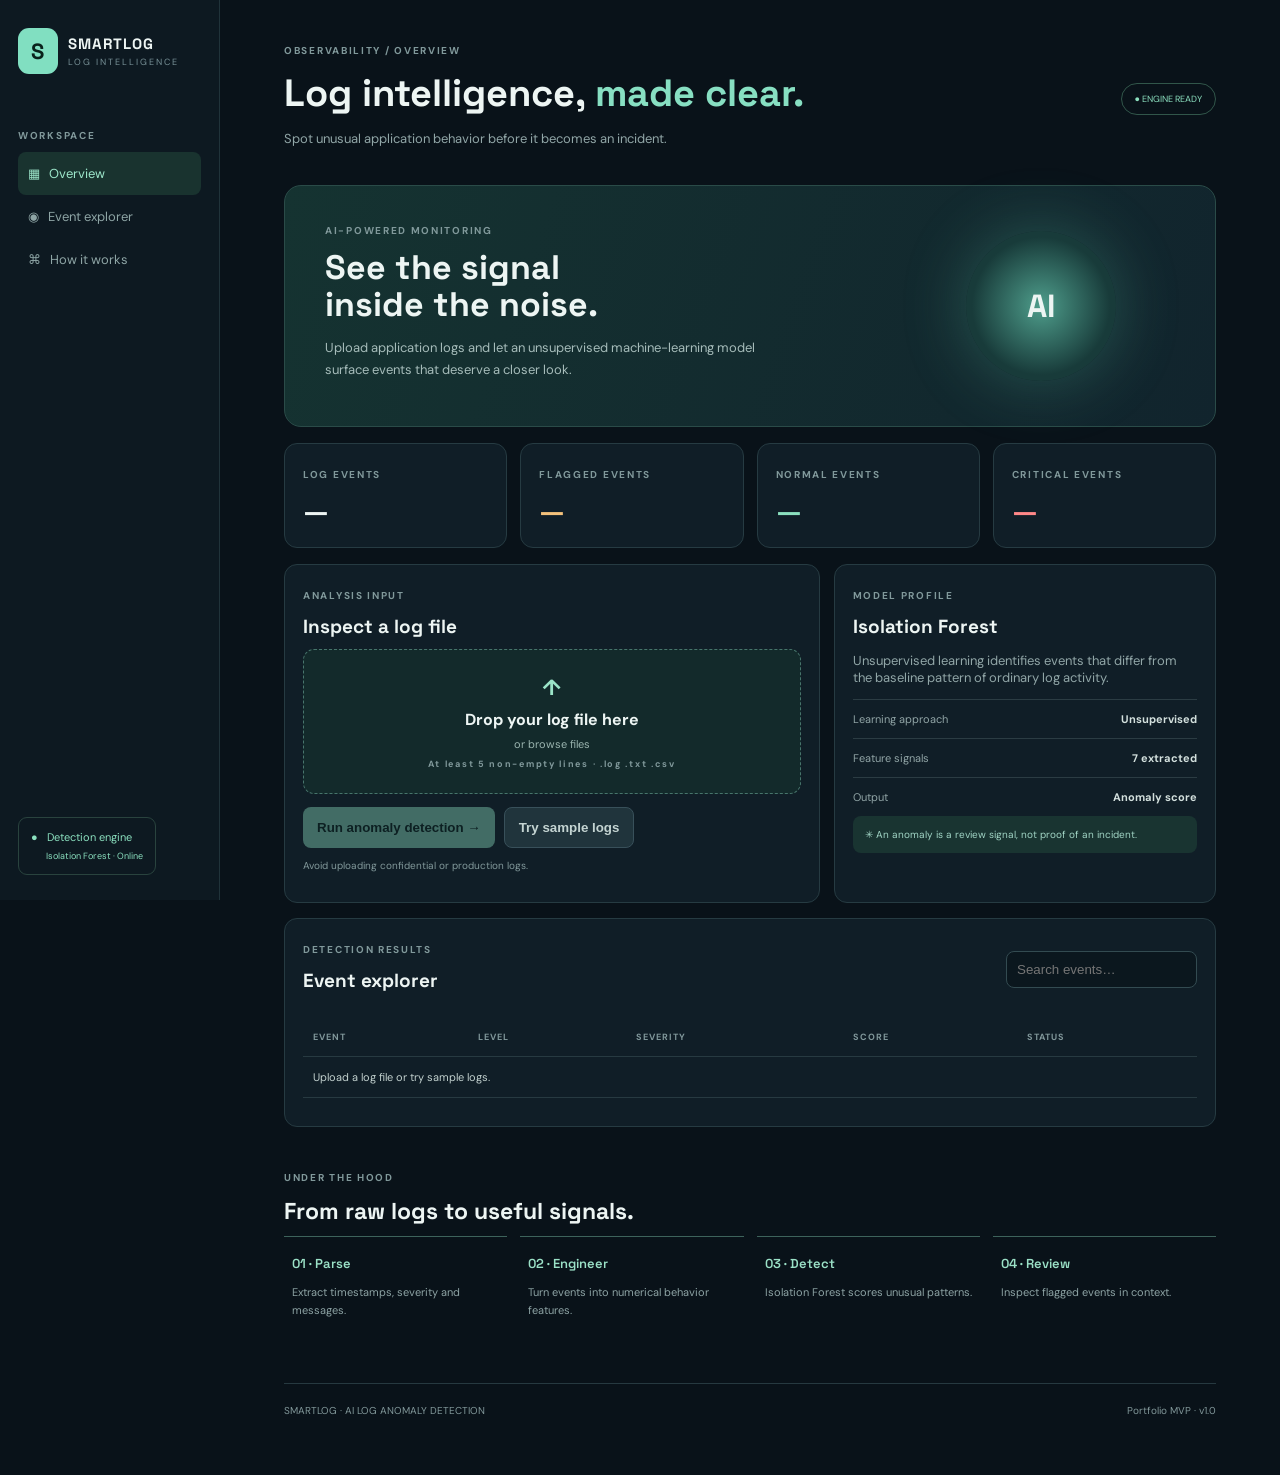
<file: static/index.html>
<!doctype html><html><head><meta charset="utf-8"><meta name="viewport" content="width=device-width,initial-scale=1"><title>SMARTLOG | Log Intelligence</title><link href="https://fonts.googleapis.com/css2?family=DM+Sans:wght@400;500;700&family=Space+Grotesk:wght@500;600;700&display=swap" rel="stylesheet"><link rel="stylesheet" href="/static/styles.css"></head><body><aside><div class="brand"><b>S</b><span>SMARTLOG<small>LOG INTELLIGENCE</small></span></div><p>WORKSPACE</p><a class="active">▦ &nbsp; Overview</a><a href="#events">◉ &nbsp; Event explorer</a><a href="#flow">⌘ &nbsp; How it works</a><div class="status">● &nbsp; Detection engine <small>Isolation Forest · Online</small></div></aside><main><header><div><small>OBSERVABILITY / OVERVIEW</small><h1>Log intelligence, <em>made clear.</em></h1><p>Spot unusual application behavior before it becomes an incident.</p></div><label class="live">● ENGINE READY</label></header><section class="hero"><div><small>AI-POWERED MONITORING</small><h2>See the signal<br>inside the noise.</h2><p>Upload application logs and let an unsupervised machine-learning model surface events that deserve a closer look.</p></div><div class="orb">AI</div></section><section class="metrics"><div><small>LOG EVENTS</small><b id="total">—</b></div><div><small>FLAGGED EVENTS</small><b class="amber" id="anomalies">—</b></div><div><small>NORMAL EVENTS</small><b class="green" id="normal">—</b></div><div><small>CRITICAL EVENTS</small><b class="red" id="critical">—</b></div></section><section class="cards"><article><small>ANALYSIS INPUT</small><h3>Inspect a log file</h3><label class="drop" id="drop"><input type="file" id="file" accept=".log,.txt,.csv"><strong>↑</strong><b>Drop your log file here</b><span>or browse files</span><small>At least 5 non-empty lines · .log .txt .csv</small></label><div class="buttons"><button id="run" disabled>Run anomaly detection →</button><button class="secondary" id="sample">Try sample logs</button></div><p id="msg" class="hint">Avoid uploading confidential or production logs.</p></article><article><small>MODEL PROFILE</small><h3>Isolation Forest</h3><p class="muted">Unsupervised learning identifies events that differ from the baseline pattern of ordinary log activity.</p><div class="row">Learning approach <b>Unsupervised</b></div><div class="row">Feature signals <b>7 extracted</b></div><div class="row">Output <b>Anomaly score</b></div><div class="note">✳ An anomaly is a review signal, not proof of an incident.</div></article></section><section class="events" id="events"><div class="eventhead"><div><small>DETECTION RESULTS</small><h3>Event explorer</h3></div><input id="search" placeholder="Search events…"></div><div class="scroll"><table><thead><tr><th>EVENT</th><th>LEVEL</th><th>SEVERITY</th><th>SCORE</th><th>STATUS</th></tr></thead><tbody id="body"><tr><td colspan="5">Upload a log file or try sample logs.</td></tr></tbody></table></div><p id="note" class="hint"></p></section><section id="flow" class="flow"><small>UNDER THE HOOD</small><h3>From raw logs to useful signals.</h3><div class="steps"><div><b>01 · Parse</b><p>Extract timestamps, severity and messages.</p></div><div><b>02 · Engineer</b><p>Turn events into numerical behavior features.</p></div><div><b>03 · Detect</b><p>Isolation Forest scores unusual patterns.</p></div><div><b>04 · Review</b><p>Inspect flagged events in context.</p></div></div></section><footer>SMARTLOG · AI LOG ANOMALY DETECTION <span>Portfolio MVP · v1.0</span></footer></main><script src="/static/app.js"></script></body></html>
</file>
<file: static/styles.css>
*{box-sizing:border-box}body{margin:0;background:#091219;color:#edf5f3;font-family:'DM Sans',sans-serif}aside{position:fixed;width:220px;height:100vh;background:#0d1921;border-right:1px solid #20333a;padding:28px 18px}.brand{display:flex;gap:10px;align-items:center;font:700 15px 'Space Grotesk';letter-spacing:1px}.brand>b{background:#81dfc1;color:#09221b;border-radius:11px;padding:9px 13px;font-size:22px}.brand small{display:block;font:9px 'DM Sans';color:#789197;letter-spacing:2px;margin-top:3px}aside p,main small{font-size:10px;letter-spacing:1.7px;color:#81999b;font-weight:700}aside p{margin-top:55px}aside a{display:block;padding:13px 10px;color:#8ea5a5;text-decoration:none;font-size:13px;border-radius:8px}aside a.active{background:#19332f;color:#9de7cb}.status{position:absolute;bottom:25px;font-size:11px;color:#8be0bf;border:1px solid #29433e;padding:12px;border-radius:9px}.status small{display:block;margin:6px 0 0 15px;font-size:9px}main{margin-left:220px;max-width:1400px;padding:38px 5%}header{display:flex;justify-content:space-between;align-items:center}h1,h2,h3{font-family:'Space Grotesk';margin:10px 0}h1{font-size:38px}em{color:#87dfc2;font-style:normal}header p,.muted{color:#91a6a7;font-size:13px}.live{border:1px solid #31564a;padding:9px 13px;border-radius:20px;color:#8ce0bf;font-size:9px}.hero{margin-top:25px;border:1px solid #2a4b48;border-radius:17px;background:linear-gradient(110deg,#153331,#11242d);padding:32px 40px;min-height:225px;display:flex;justify-content:space-between;align-items:center}.hero h2{font-size:34px;line-height:1.1}.hero p{max-width:460px;color:#a6bcba;font-size:13px;line-height:1.7}.orb{width:150px;height:150px;border-radius:50%;display:grid;place-items:center;background:radial-gradient(circle,#4e9d8b,#183b3a 65%);box-shadow:0 0 65px #53b79b55;font:700 32px 'Space Grotesk';margin-right:7%}.metrics{display:grid;grid-template-columns:repeat(4,1fr);gap:13px;margin:16px 0}.metrics div,article,.events{background:#101e27;border:1px solid #263b42;border-radius:13px;padding:18px}.metrics b{display:block;font:600 29px 'Space Grotesk';margin-top:9px}.amber{color:#f3c17b}.green{color:#8be0bf}.red{color:#ff8888}.cards{display:grid;grid-template-columns:1.4fr 1fr;gap:14px}h3{font-size:19px}.drop{height:145px;border:1px dashed #47756c;background:#132a2b;border-radius:11px;display:flex;flex-direction:column;align-items:center;justify-content:center;gap:7px;cursor:pointer}.drop input{display:none}.drop strong{font-size:22px;color:#9be5c8}.drop span{font-size:11px;color:#9ab4af}.drop small{font-size:9px}.buttons{display:flex;gap:9px;margin-top:13px}button{border:0;border-radius:8px;padding:12px 14px;background:#8de1c2;color:#09231c;font-weight:700;cursor:pointer}button:disabled{opacity:.4}.secondary{background:#20343c;color:#c4d4d2;border:1px solid #38505a}.hint{font-size:10px;color:#82999b;line-height:1.6}.row{border-top:1px solid #2b3c43;padding:12px 0;font-size:11px;color:#91a5a6;display:flex;justify-content:space-between}.row b{color:#d3e0dd}.note{background:#193431;padding:12px;border-radius:8px;color:#a1d5c5;font-size:10px}.events{margin-top:15px}.eventhead{display:flex;justify-content:space-between;align-items:center}input#search{background:#0b171e;border:1px solid #334b51;padding:10px;border-radius:8px;color:white}table{width:100%;border-collapse:collapse;text-align:left;margin-top:15px}th,td{padding:13px 10px;border-bottom:1px solid #273a41;font-size:11px}th{font-size:9px;color:#81989b;letter-spacing:1px}td{color:#c2d1ce}.tag{padding:5px 8px;border-radius:15px;background:#203a35;color:#a3e1c9}.bad{background:#452a2b;color:#ffaaaa}.warn{background:#403522;color:#f1cb8a}.flow{padding:38px 0}.flow h3{font-size:23px}.steps{display:grid;grid-template-columns:repeat(4,1fr);gap:13px}.steps div{border-top:1px solid #3d635b;padding:15px 8px}.steps b{font:600 13px 'Space Grotesk';color:#9be1c7}.steps p{font-size:11px;color:#8da3a4;line-height:1.6}footer{border-top:1px solid #263940;padding:20px 0;color:#82989a;font-size:10px}footer span{float:right}@media(max-width:850px){aside{width:62px;padding:20px 8px}.brand span,aside p,aside a:not(.active),.status{display:none}aside a.active{font-size:0}main{margin-left:62px;padding:25px 18px}.cards{grid-template-columns:1fr}.metrics{grid-template-columns:repeat(2,1fr)}}@media(max-width:550px){header{display:block}.live{display:inline-block;margin-top:10px}h1{font-size:29px}.hero{padding:25px}.orb{display:none}.steps{grid-template-columns:repeat(2,1fr)}.metrics b{font-size:23px}.eventhead{display:block}input#search{margin-top:12px;width:100%}footer span{float:none;display:block;margin-top:8px}}
</file>
